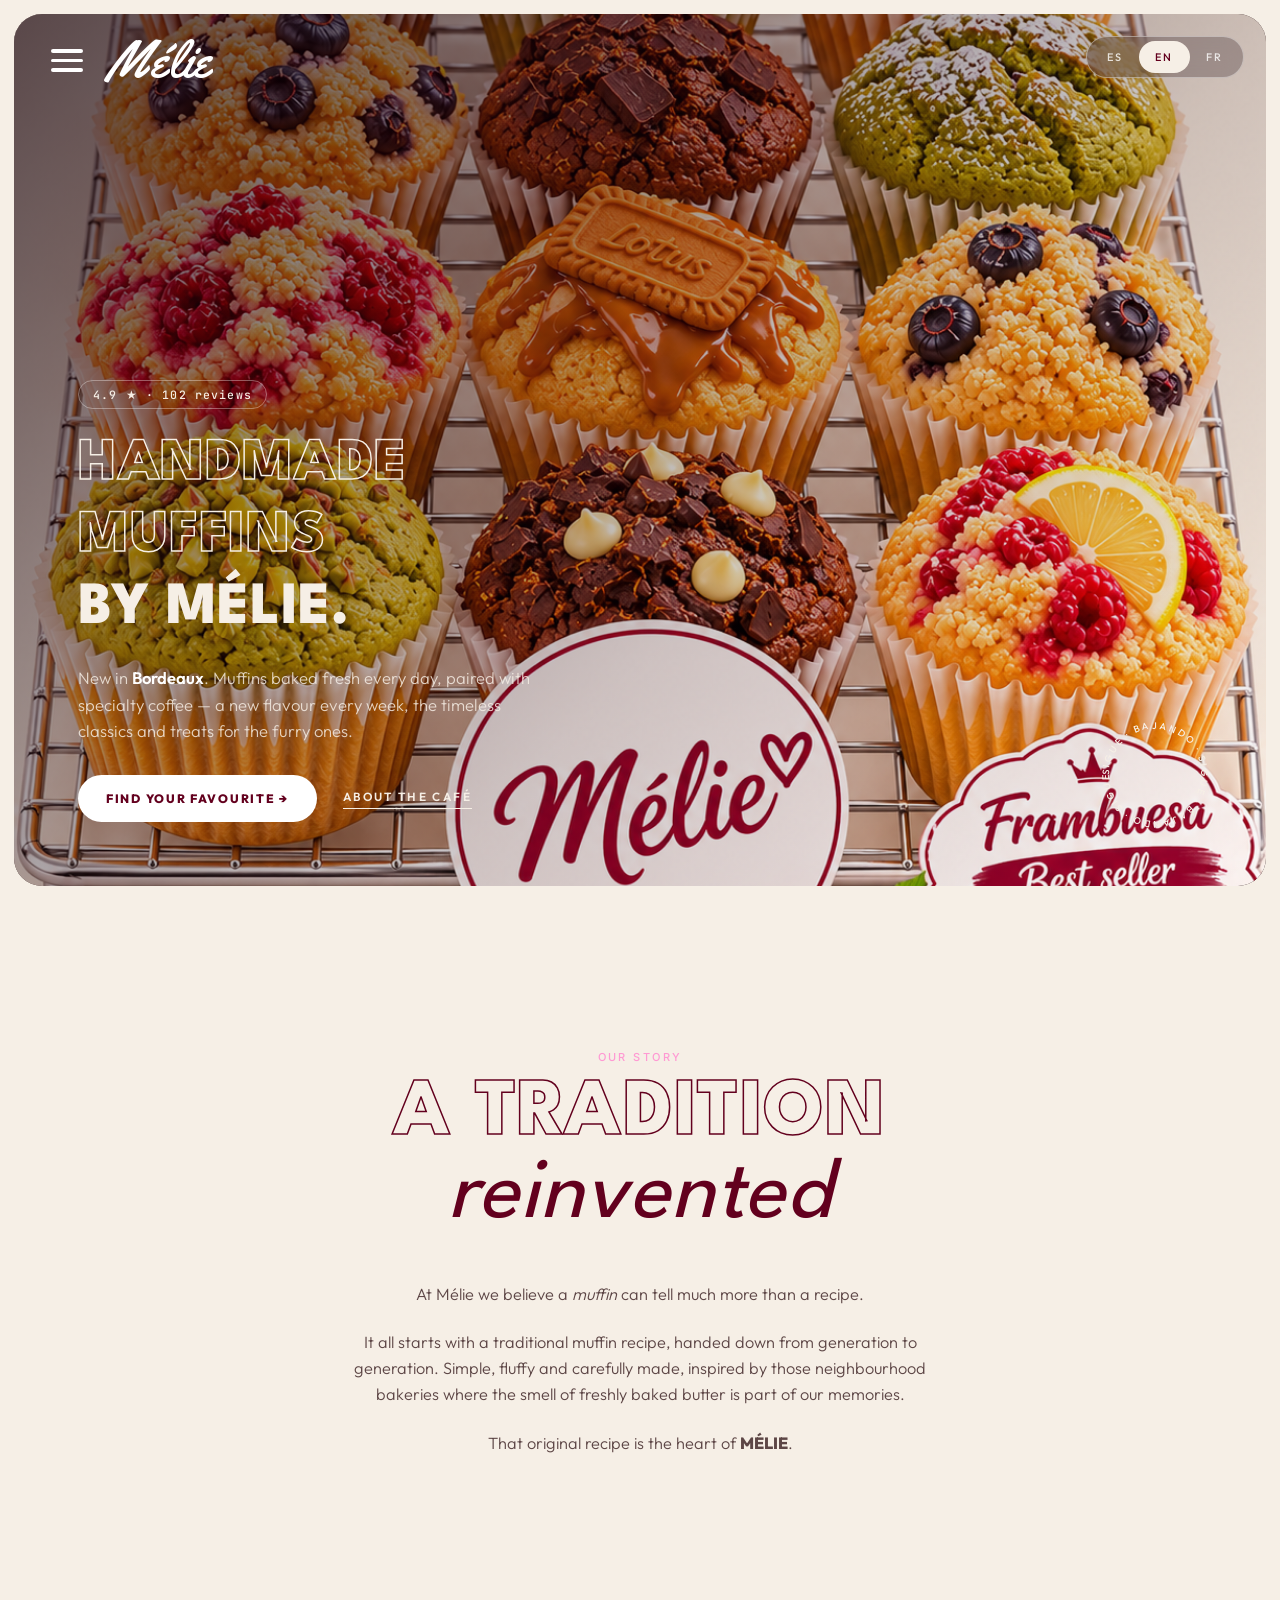
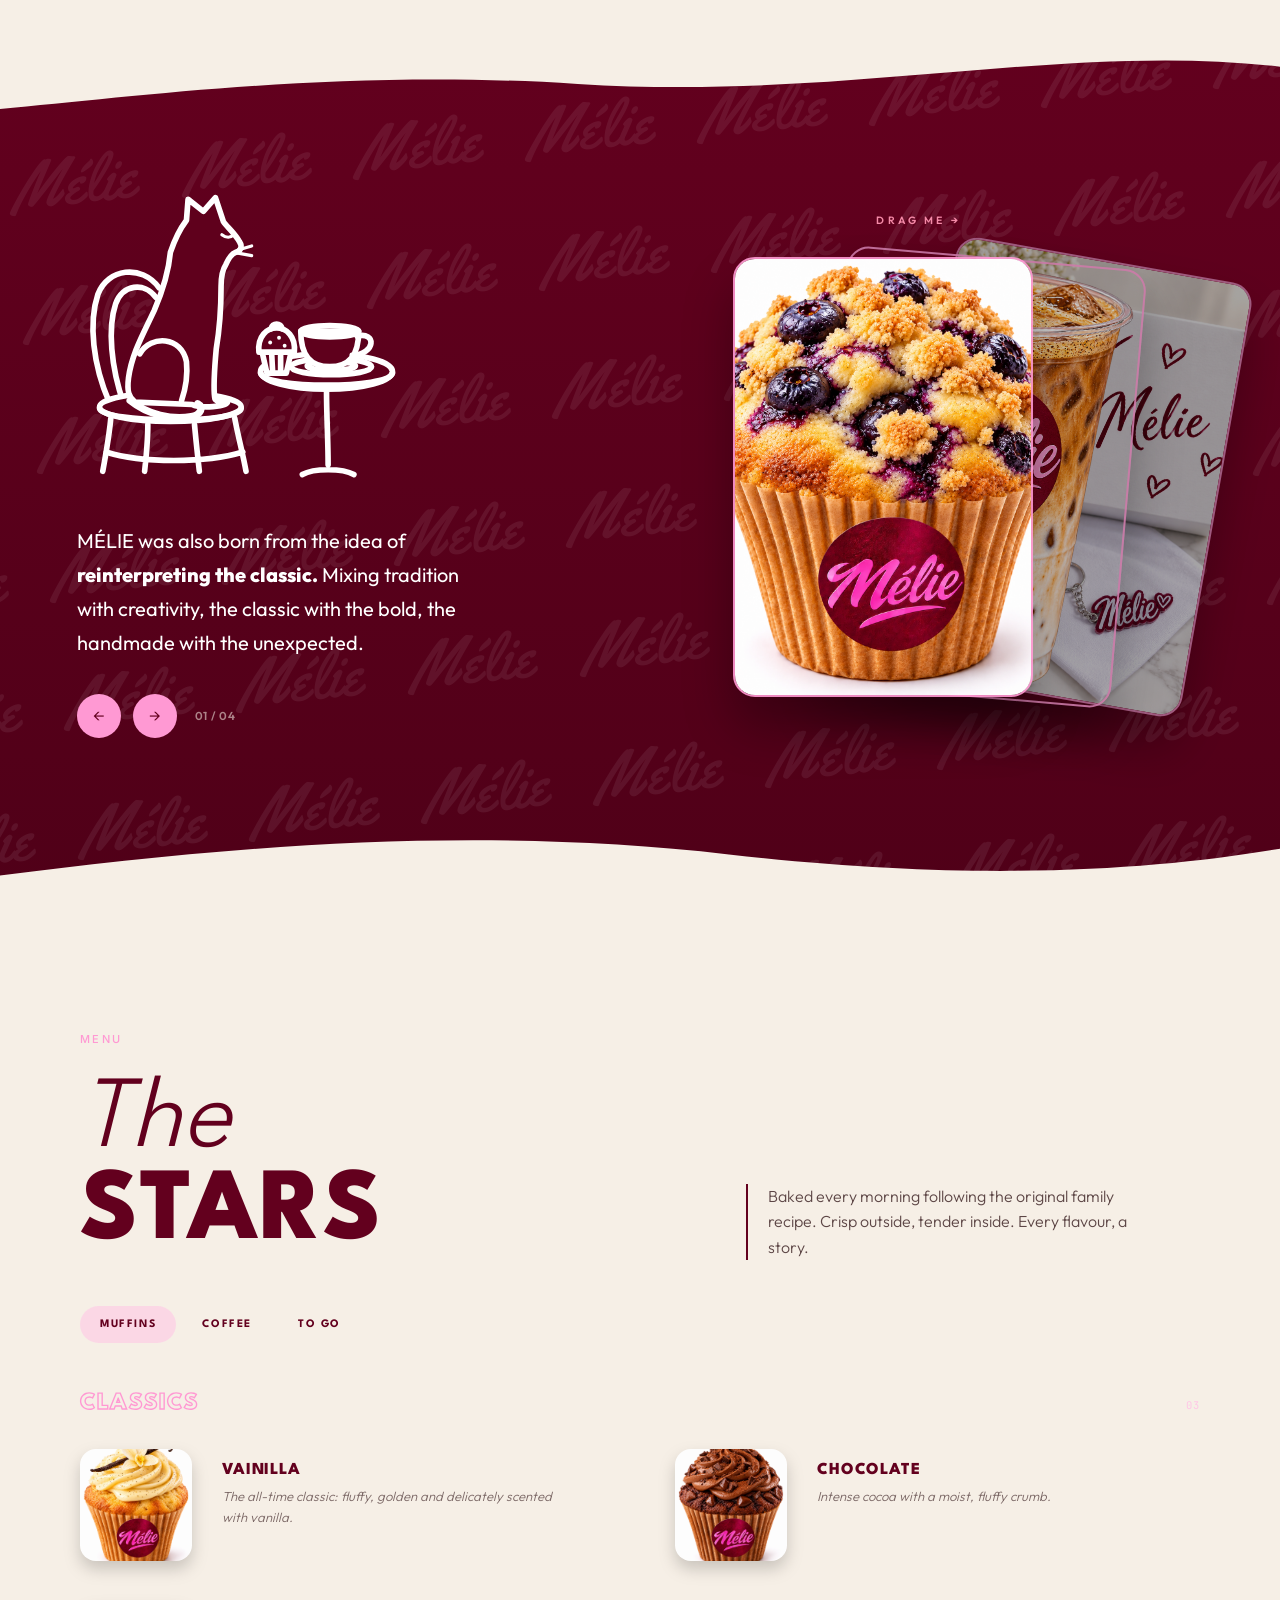
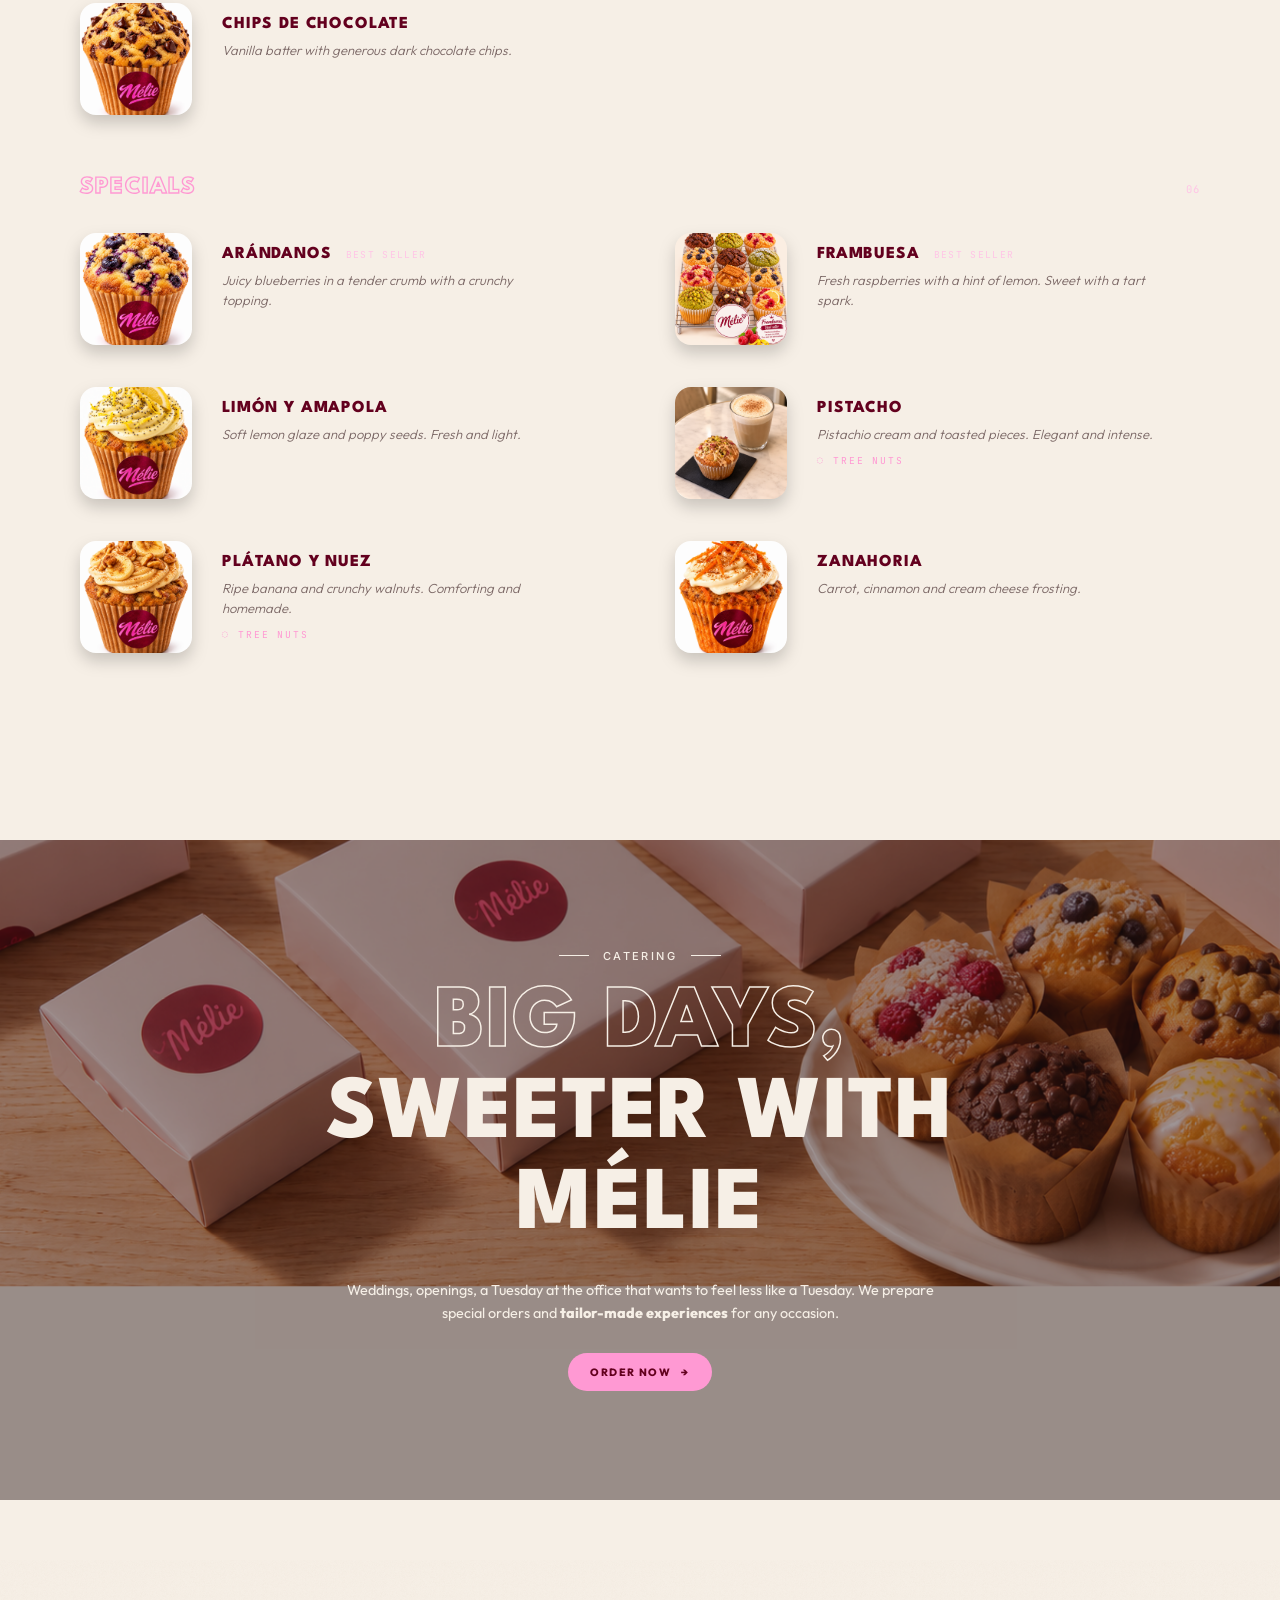
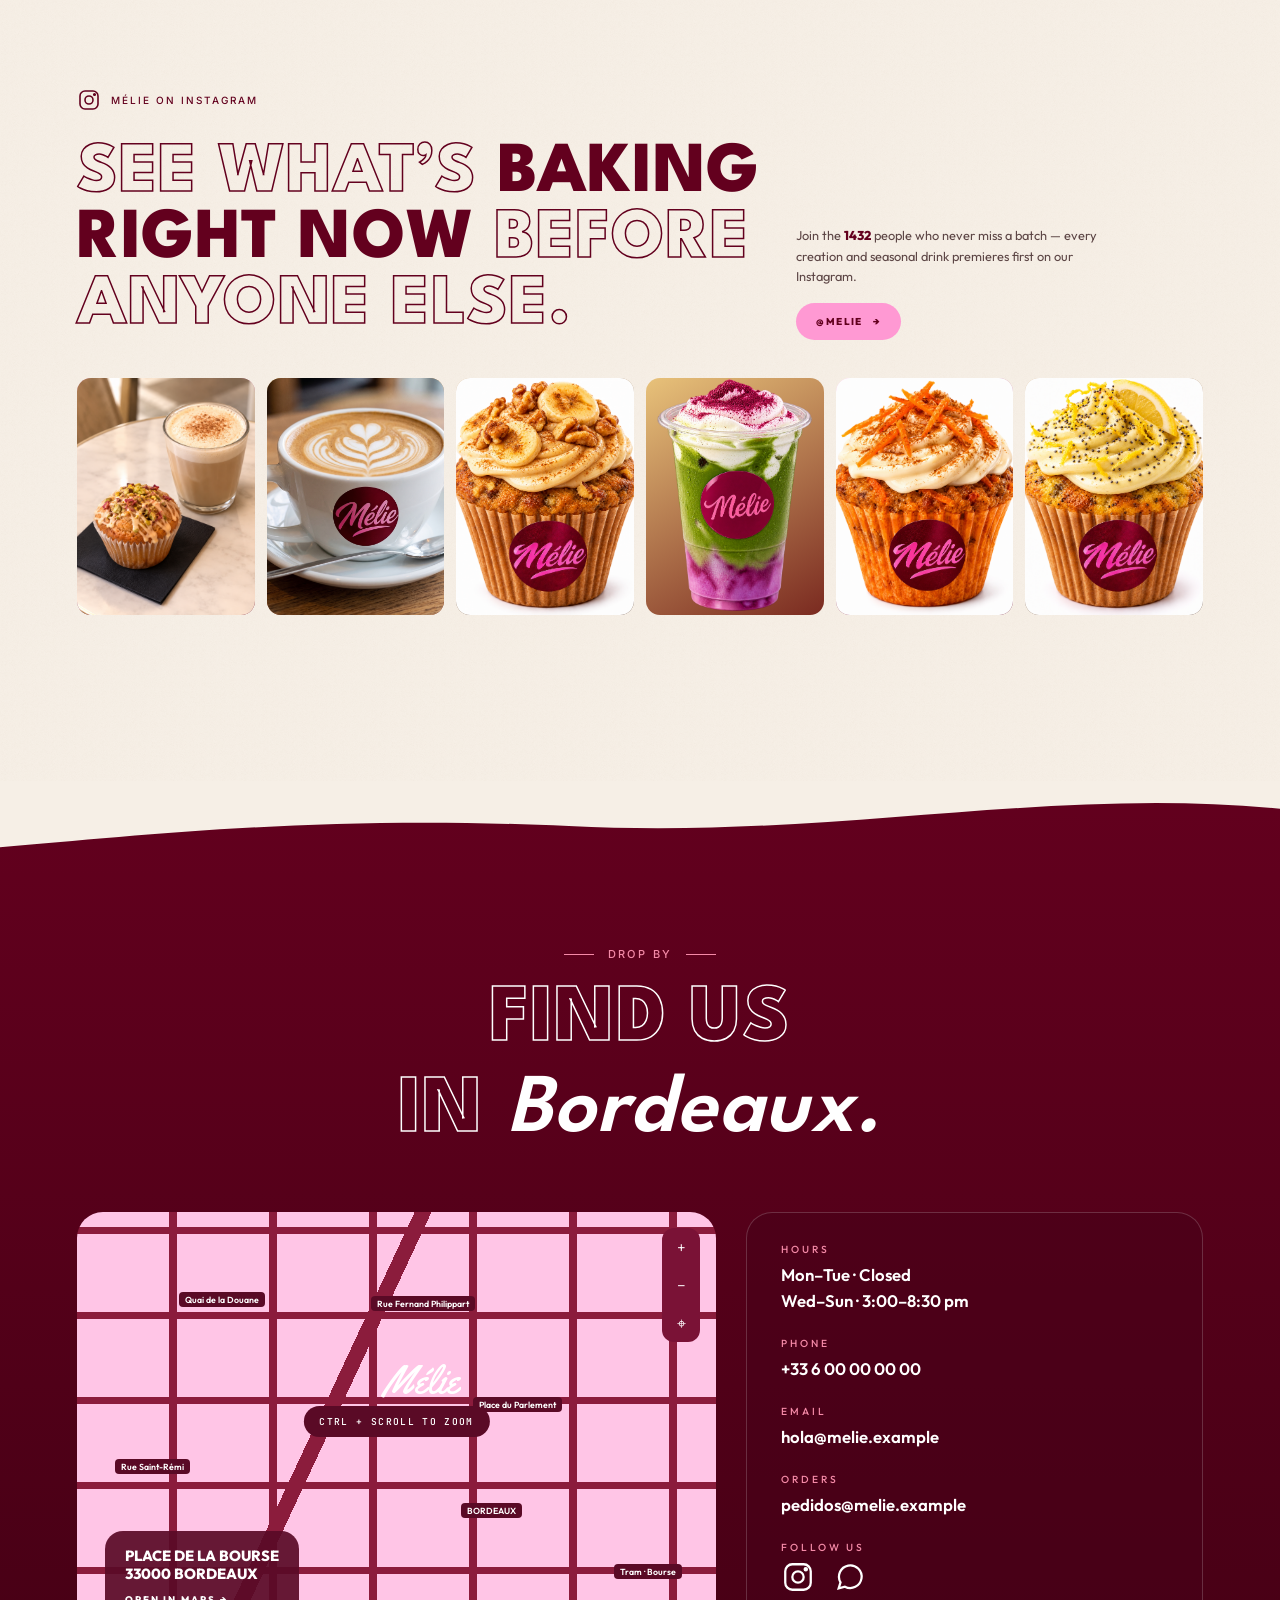
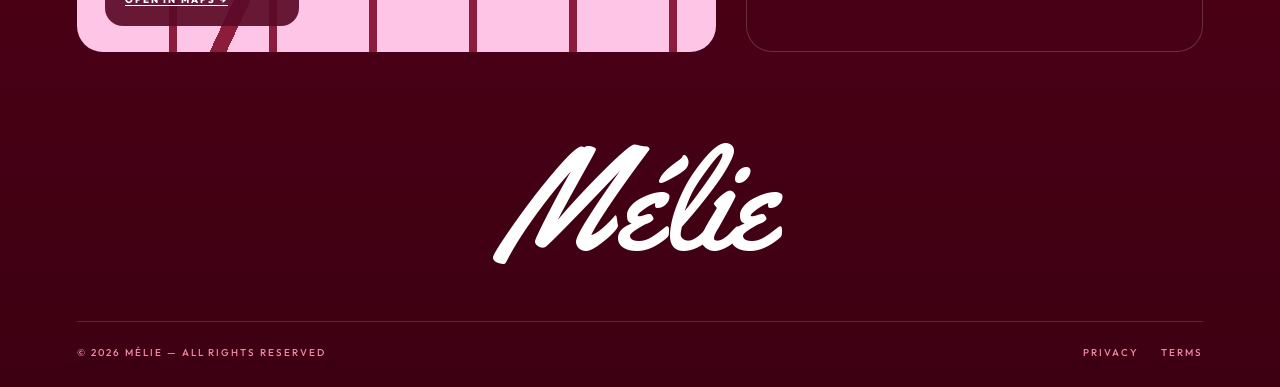
<file: melie.html>
<!DOCTYPE html>
<html lang="es">
<head>
<meta charset="utf-8">
<meta name="viewport" content="width=device-width, initial-scale=1, viewport-fit=cover">
<title>Mélie — Pastelería de Muffins Artesanales en Burdeos</title>
<link href="https://fonts.googleapis.com/css2?family=League+Spartan:wght@700;800&family=Outfit:wght@300;400;600;800&family=Inter:wght@500&family=JetBrains+Mono:wght@400;500&family=Yellowtail&display=swap" rel="stylesheet">
<style>
@font-face{font-family:'dazzle Fallback';src:local('Arial Bold'),local('Arial-BoldMT'),local('Liberation Sans Bold'),local(Arial);font-weight:700;ascent-override:75.41%;descent-override:9.16%;line-gap-override:4.93%;size-adjust:141.88%}
:root{--paper:#f6efe6;--bur:#63001e;--burdk:#3d0012;--burlt:#8b1c3c;--ink:#2a0d10;--pk:#ff99d3;--pkl:#ffc5e6;--mauve:color-mix(in srgb,#2a0d10 75%,transparent);--tint:color-mix(in srgb,#ffc5e6 55%,transparent);--cream:#f6efe6;color-scheme:light;
--f:'Outfit','Arial Black',system-ui,sans-serif;--d:'League Spartan','dazzle Fallback',Arial,'Liberation Sans',Helvetica,sans-serif;--m:'JetBrains Mono',ui-monospace,monospace;
box-sizing:border-box;padding-top:env(safe-area-inset-top,0px);padding-bottom:env(safe-area-inset-bottom,0px)}
*{box-sizing:border-box;margin:0;padding:0}
html{scroll-behavior:smooth;scrollbar-width:thin;scrollbar-color:#63001e #f6efe6;background:#f6efe6}::-webkit-scrollbar{width:6px}::-webkit-scrollbar-track{background:#f6efe6}::-webkit-scrollbar-button{display:none;width:0;height:0}::-webkit-scrollbar-thumb{background:#63001e;border-radius:3px}
body{background:var(--paper);color:var(--bur);font-family:var(--f);font-weight:300;line-height:1.6;-webkit-font-smoothing:antialiased;overflow-x:hidden}
a{color:inherit;text-decoration:none}button{font:inherit;color:inherit;cursor:pointer;background:none;border:0}
h1,h2,h3,h4{font-family:var(--d);font-weight:800;text-transform:uppercase;letter-spacing:.01em;line-height:.9}
.out{-webkit-text-stroke:1.5px currentColor;-webkit-text-fill-color:transparent}
h1 .out,h2 .out{display:inline}
em{font-style:italic;font-weight:300;text-transform:none}
.eb{font:500 11px 'Inter',system-ui,sans-serif;letter-spacing:.22em;text-transform:uppercase;color:var(--pk)}
.eb.l{display:flex;gap:14px;align-items:center;justify-content:center}.eb.l:before,.eb.l:after{content:"";width:30px;height:1px;background:currentColor}
.script{font-family:'Yellowtail',cursive;font-weight:400;text-transform:none}
/* nav */
.nav{position:fixed;top:env(safe-area-inset-top,0px);left:0;z-index:70;display:flex;align-items:center;gap:18px;padding:22px 24px;color:var(--bur);transition:color .3s}
@media(min-width:1024px){.nav{padding:34px 44px}}
.nav.lt{color:#fff}
.bg{width:46px;height:46px;display:grid;place-items:center}.bars{display:grid;gap:6px;width:32px}.bars i{display:block;height:3.5px;background:currentColor;border-radius:2px;transition:transform .3s,opacity .3s}.bg.x .bars i:nth-child(1){transform:translateY(9.5px) rotate(45deg)}.bg.x .bars i:nth-child(2){opacity:0}.bg.x .bars i:nth-child(3){transform:translateY(-9.5px) rotate(-45deg)}
.nav .script{font-size:3.3rem;line-height:1}
/* lang pill */
.pill{display:flex;padding:4px;border-radius:99px;border:1px solid rgba(255,255,255,.4);background:rgba(20,0,8,.25);backdrop-filter:blur(10px)}
.pill button{font:500 .68rem var(--f);letter-spacing:.2em;padding:9px 16px;border-radius:99px;color:rgba(255,255,255,.8)}
.pill button.on{background:var(--cream);color:var(--bur)}
/* hero */
.hero{background:var(--cream);padding:14px}
.card{position:relative;min-height:calc(100svh - 28px);border-radius:28px;overflow:hidden;color:var(--cream);display:flex;flex-direction:column;justify-content:flex-end;padding:clamp(24px,5vw,70px);
background:#1a0508}
.card:before{content:"";position:absolute;inset:0;z-index:1;background:linear-gradient(135deg,rgba(20,0,8,.7),rgba(20,0,8,.2) 60%,transparent)}
.card>*{position:relative;z-index:2}.card>.himg{position:absolute;inset:0;width:100%;height:100%;z-index:0}
.card .pill{position:absolute;top:22px;right:22px}
.rate{align-self:flex-start;font:500 .72rem var(--m);letter-spacing:.1em;border:1px solid rgba(255,255,255,.35);padding:6px 14px;border-radius:99px;margin-bottom:20px}
.hero h1{font-size:clamp(2.25rem,5vw,3.75rem);line-height:1.2;max-width:14ch}
.lead{margin:20px 0 30px;max-width:30rem;color:rgba(246,239,230,.82);font-size:1.04rem}.lead b{color:#fff;font-weight:600}
.cta{display:flex;gap:26px;align-items:center;flex-wrap:wrap}
.btn{display:inline-flex;gap:10px;align-items:center;background:#fff;color:var(--bur);font:800 .76rem var(--f);letter-spacing:.14em;text-transform:uppercase;padding:16px 28px;border-radius:99px}
.lnk{font:600 .74rem var(--f);letter-spacing:.2em;text-transform:uppercase;border-bottom:1px solid currentColor;padding-bottom:4px}
.badge{position:absolute;right:clamp(18px,4vw,70px);bottom:clamp(18px,4vw,70px);width:120px;height:120px}
.badge svg{width:100%;height:100%;animation:sp 18s linear infinite}.badge text{font:500 9.5px var(--f);letter-spacing:.24em;fill:var(--cream)}
@keyframes sp{to{transform:rotate(360deg)}}
@media(max-width:700px){.badge{width:88px;height:88px;bottom:auto;top:90px}}
/* story */
section{position:relative;overflow:hidden}
.story{padding:clamp(90px,12vw,150px) 6vw clamp(130px,14vw,200px);text-align:center}
.story h2{font-size:clamp(2.4rem,6.4vw,5.6rem);margin-top:14px}
.story h2 em{display:block;font-size:1.05em;font-weight:400;color:var(--bur);margin-top:6px}
.story .tx{max-width:56ch;margin:46px auto 0;color:var(--mauve);font-size:1.02rem}.story .tx p+p{margin-top:22px}.story b{font-weight:800}
/* waves */
.wv{position:absolute;left:0;right:0;line-height:0;pointer-events:none;z-index:1}.wv svg{display:block;width:100%;height:clamp(36px,6vw,84px)}.wv.t{top:-1px}.wv.b{bottom:-1px}.wv path{fill:var(--paper)}
/* historia */
.gal{background:linear-gradient(#63001e,#500018);color:#fff;padding:clamp(120px,12vw,170px) 6vw}
.wm{position:absolute;inset:0;display:flex;flex-wrap:wrap;gap:34px 40px;align-content:flex-start;font:3.4rem 'Yellowtail',cursive;opacity:.07;overflow:hidden;transform:rotate(-6deg) scale(1.2);user-select:none}
.gi{position:relative;display:grid;gap:40px;grid-template-columns:1fr;align-items:center;max-width:1200px;margin:auto}
@media(min-width:900px){.gi{grid-template-columns:1fr 1.1fr}}
.gt svg.kitty{width:min(330px,76vw);height:auto;margin-bottom:30px;overflow:visible}
.kitty .body{transform-origin:190px 306px;animation:br 3.6s ease-in-out infinite}.kitty .tail{transform-origin:186px 304px;animation:tl 2.6s ease-in-out infinite}@keyframes br{0%,100%{transform:scaleY(1)}50%{transform:scaleY(1.012)}}
.kitty .eye{transform-box:fill-box;transform-origin:center;animation:bl 5s infinite}
.kitty .st{opacity:0;animation:stm 2.4s ease-in-out infinite}.kitty .s2{animation-delay:.8s}.kitty .s3{animation-delay:1.6s}
@keyframes nod{0%,100%{transform:rotate(-1.5deg)}50%{transform:rotate(3deg) translateY(1px)}}
@keyframes tl{0%,100%{transform:rotate(-3deg)}50%{transform:rotate(6deg)}}
@keyframes bl{0%,92%,100%{transform:scaleY(1)}95%{transform:scaleY(.1)}}
@keyframes stm{0%{transform:translateY(8px);opacity:0}35%{opacity:.95}100%{transform:translateY(-12px);opacity:0}}
@media (prefers-reduced-motion:reduce){.kitty *{animation:none!important}.kitty .st{opacity:.8}}
.gt p{font-size:clamp(1.05rem,1.8vw,1.25rem);font-weight:400;line-height:1.7;max-width:26rem;min-height:7.5em}.gt b{font-weight:800}
.ctl{display:flex;align-items:center;gap:12px;margin-top:20px}.ctl button{width:44px;height:44px;border-radius:50%;background:#ff99d3;color:var(--bur);font-size:1.1rem}.ctl span{color:rgba(246,239,230,.55);font:600 .72rem var(--f);margin-left:6px;letter-spacing:.06em}
.gr{position:relative;height:min(62vh,500px);min-height:380px}
.dr{position:absolute;top:0;left:50%;transform:translateX(-50%);font:600 .66rem var(--f);letter-spacing:.3em;text-transform:uppercase;color:#f58aa8}
.pc{position:absolute;top:44px;left:50%;width:min(300px,64vw);height:calc(100% - 60px);border-radius:22px;border:2px solid rgba(255,153,211,.9);display:flex;align-items:flex-end;padding:16px;font:500 .72rem var(--m);letter-spacing:.12em;text-transform:uppercase;color:rgba(255,255,255,.85);box-shadow:0 30px 50px rgba(0,0,0,.3);transition:all .5s cubic-bezier(.2,.7,.3,1)}
.pc.p0{transform:translateX(-62%) rotate(0);z-index:3}.pc.p1{transform:translateX(-30%) rotate(5deg);z-index:2;filter:brightness(.8)}.pc.p2{transform:translateX(0) rotate(10deg);z-index:1;filter:brightness(.65)}
/* menu */
.menu{padding:clamp(100px,11vw,150px) 6vw clamp(70px,9vw,120px)}.mi{max-width:1120px;margin:auto}
.mh{display:grid;gap:30px;grid-template-columns:1fr;align-items:end;margin-top:30px}
@media(min-width:900px){.mh{grid-template-columns:1.4fr 1fr}}
.mh h2{font-size:clamp(3rem,8vw,7rem);line-height:.9}.mh h2 em{display:block;font-weight:300}
.mh p{border-left:2px solid var(--bur);padding-left:20px;color:var(--mauve);max-width:24rem}
.tabs{display:flex;gap:6px;margin:46px 0 10px;flex-wrap:wrap}.tabs button{font:700 .72rem var(--d);letter-spacing:.14em;text-transform:uppercase;padding:13px 20px;border-radius:99px;color:var(--bur)}.tabs button.on{background:var(--tint)}
.grp{margin-top:50px}.grp h3{display:flex;justify-content:space-between;align-items:baseline;font-size:clamp(1.1rem,2.2vw,1.5rem);letter-spacing:.05em;color:var(--pk)}.grp h3 .out{-webkit-text-stroke:1.4px var(--pk)}.grp h3 small{font:400 .66rem var(--m);color:var(--pkl)}
.grp ul{list-style:none;display:grid;grid-template-columns:repeat(auto-fill,minmax(min(100%,420px),1fr));gap:18px 70px;margin-top:22px}
.grp li{display:flex;gap:30px;align-items:flex-start;padding:12px 0}
.sh{flex:0 0 112px;width:112px;height:112px;filter:drop-shadow(0 8px 8px rgba(0,0,0,.18))}
.sh.up{transform:none}.cols2{display:grid;grid-template-columns:repeat(auto-fit,minmax(min(100%,380px),1fr));gap:0 70px;align-items:start}.cols2 .grp ul{grid-template-columns:1fr}.grp h4{font-size:1.05rem;letter-spacing:.05em;margin-top:14px;color:var(--bur)}
.grp p{font-style:italic;font-size:.82rem;line-height:1.55;color:var(--mauve);opacity:.8;margin-top:8px;max-width:21rem}
.tg{font:400 .6rem var(--m);letter-spacing:.14em;text-transform:uppercase;color:var(--pkl);margin-left:14px;font-weight:400}
.nut{display:inline-block;margin-top:10px;font:400 .6rem var(--m);letter-spacing:.2em;text-transform:uppercase;color:var(--pk)}
/* catering */
.cat{background:var(--paper);padding:clamp(30px,5vw,60px) 0}
.cb{position:relative;overflow:hidden;min-height:min(80vh,660px);display:flex;flex-direction:column;align-items:center;justify-content:center;text-align:center;color:var(--cream);padding:90px 6vw}
.cb .bn{position:absolute;left:0;right:0;top:-8%;height:116%;will-change:transform}
.cb .bn svg{width:100%;height:100%;display:block}
.cb:after{content:"";position:absolute;inset:0;background:rgba(40,20,22,.45)}
.cb>*:not(.bn){position:relative;z-index:2}
.cat h2{font-size:clamp(2.25rem,7vw,6rem);line-height:1.02;margin:16px auto 0;max-width:12ch}.cat h2 .out{-webkit-text-stroke-color:var(--cream)}
.cat p{max-width:38rem;margin:26px auto 28px;font-weight:400;font-size:.9rem;color:var(--cream)}.cat p b{font-weight:800}
.cat .btn{background:#ff99d3;color:#63001e;padding:12px 22px;font-size:.66rem;margin:0 auto}
/* instagram */
.ig{background:var(--paper);padding:clamp(80px,10vw,128px) 6vw clamp(120px,13vw,190px);position:relative}
.ig:before{content:"";position:absolute;inset:0;opacity:.3;mix-blend-mode:multiply;pointer-events:none;background-image:url("data:image/svg+xml,%3Csvg xmlns='http://www.w3.org/2000/svg' width='240' height='240'%3E%3Cfilter id='n'%3E%3CfeTurbulence baseFrequency='.9' numOctaves='2' stitchTiles='stitch'/%3E%3CfeColorMatrix values='0 0 0 0 .38  0 0 0 0 .22  0 0 0 0 .12  0 0 0 .14 0'/%3E%3C/filter%3E%3Crect width='100%25' height='100%25' filter='url(%23n)'/%3E%3C/svg%3E")}
.ii{position:relative;max-width:1280px;margin:auto}
.ig .eb{display:flex;gap:10px;align-items:center;color:var(--bur);font-size:10px;letter-spacing:.2em}
.igh{display:grid;gap:28px;grid-template-columns:1fr;align-items:end;margin-top:30px}@media(min-width:900px){.igh{grid-template-columns:1.7fr 1fr}}
.igh h2{font-size:clamp(2.4rem,5.6vw,5.2rem);line-height:.92}
.igh p{color:var(--mauve);font-size:.8rem;max-width:21rem;font-weight:400}.igh p b{font-weight:800;color:var(--bur)}
.igh .btn{background:#ff99d3;color:#63001e;padding:12px 20px;font-size:.62rem;margin-top:16px}
.igs{display:grid;grid-auto-flow:column;grid-auto-columns:minmax(150px,1fr);gap:12px;overflow-x:auto;margin-top:38px;scrollbar-width:none}.igs::-webkit-scrollbar{display:none}.igs div{position:relative;overflow:hidden}.igs div svg{position:absolute;left:50%;top:46%;width:66%;height:auto;transform:translate(-50%,-50%);filter:drop-shadow(0 10px 12px rgba(0,0,0,.25))}
.igs div{aspect-ratio:3/4;border-radius:14px;background:linear-gradient(150deg,#ffc5e6,#63001e);display:flex;align-items:flex-end;padding:12px;font:400 .62rem var(--m);color:#fff}
.igs div:nth-child(2n){background:linear-gradient(150deg,#e8c27a,#7a2a20)}.igs div:nth-child(3n){background:linear-gradient(150deg,#d9b88f,#4a2a1a)}
.igs div svg.sc{left:0;top:0;width:100%;height:100%;transform:none;filter:none}.pc{padding:0;overflow:hidden}.pc svg{position:absolute;inset:0;width:100%;height:100%}
.ph{overflow:hidden}.ph svg{position:absolute;inset:0;width:100%;height:100%}
/* contact */
.ct{background:linear-gradient(#63001e,#3d0012);color:#fff;padding:clamp(130px,13vw,190px) 6vw 0}
.ct h2{font-size:clamp(2.4rem,6.4vw,5.4rem);text-align:center;margin-top:16px;line-height:1.08}.ct h2 .out{-webkit-text-stroke-color:#fff}.ct h2 em{font-weight:600;font-size:1.02em}
.cg{display:grid;gap:30px;grid-template-columns:1fr;max-width:1200px;margin:56px auto 0}@media(min-width:900px){.cg{grid-template-columns:1.4fr 1fr}}
.map{position:relative;min-height:440px;border-radius:26px;overflow:hidden;background:
repeating-linear-gradient(90deg,transparent 0 92px,#8b1c3c 92px 100px),repeating-linear-gradient(0deg,transparent 0 78px,#8b1c3c 78px 85px),linear-gradient(115deg,transparent 40%,#8b1c3c 40% 42%,transparent 42%),#ffc5e6}
.map i{position:absolute;font:normal 600 .55rem var(--f);background:#5a0a26;color:#fff;border-radius:4px;padding:2px 6px;white-space:nowrap}
.map .zm{position:absolute;top:16px;right:16px;display:grid;background:#7a1236;border-radius:12px;overflow:hidden}.zm span{width:38px;height:38px;display:grid;place-items:center;color:#fff}
.map .hold{position:absolute;left:50%;top:44%;transform:translateX(-50%);background:#5a0a26;color:#fff;font:500 .6rem var(--m);letter-spacing:.14em;text-transform:uppercase;padding:9px 16px;border-radius:99px}
.map .mk{position:absolute;left:48%;top:34%;font-size:2.4rem;color:#fff;line-height:1}
.map .ad{position:absolute;left:28px;bottom:26px;max-width:270px;background:rgba(90,10,38,.92);border-radius:18px;padding:16px 20px}
.ad b{display:block;font-weight:800;font-size:.92rem;text-transform:uppercase;line-height:1.2}.ad a{display:inline-block;margin-top:10px;font:800 .6rem var(--f);letter-spacing:.2em;text-transform:uppercase;border-bottom:1px solid #fff}
.info{background:rgba(70,0,25,.5);border:1px solid rgba(255,255,255,.18);border-radius:26px;padding:30px 34px}
.info dt{font:500 .64rem var(--f);letter-spacing:.28em;text-transform:uppercase;color:#f58aa8;margin-top:24px}.info dt:first-child{margin-top:0}
.info dd{font-weight:600;font-size:1.05rem;margin-top:6px;line-height:1.5}.soc{display:flex;gap:18px;margin-top:10px}.soc svg{width:34px;height:34px}
.bigl{text-align:center;font-size:clamp(5rem,13vw,9rem);line-height:1.1;margin:70px 0 40px}
.ft{max-width:1360px;margin:auto;border-top:1px solid rgba(255,255,255,.15);padding:24px 0 28px;display:flex;justify-content:space-between;flex-wrap:wrap;gap:10px;font:500 .62rem var(--f);letter-spacing:.2em;text-transform:uppercase;color:#f58aa8}.ft nav{display:flex;gap:22px}
/* overlay */
#ov{position:fixed;inset:0;z-index:65;background:linear-gradient(rgba(99,0,30,.95),rgba(61,0,18,.95));backdrop-filter:blur(3px);color:#f6efe6;display:flex;flex-direction:column;overflow:auto;visibility:hidden;clip-path:polygon(0 0,100% 0,100% 0,0 0);transition:clip-path .7s cubic-bezier(.2,.7,.3,1),visibility 0s .7s}#ov.open{visibility:visible;clip-path:polygon(0 0,100% 0,100% 175%,0 100%);transition:clip-path .7s cubic-bezier(.2,.7,.3,1),visibility 0s}#ov .in{display:flex;flex-direction:column;flex:1;transform-origin:bottom left;opacity:.25;transform:translate(-96px,-96px) scale(1.5) rotate(-15deg);transition:all .7s cubic-bezier(.2,.7,.3,1);pointer-events:none}#ov.open .in{opacity:1;transform:none;pointer-events:auto}
.ovb{flex:1;display:grid;gap:50px;grid-template-columns:1fr;align-items:center;max-width:1000px;width:100%;margin:auto;padding:130px 7vw 40px}
@media(min-width:900px){.ovb{grid-template-columns:.8fr 1.2fr}}
.ph{position:relative;aspect-ratio:3/4;max-height:520px;border-radius:26px;background:linear-gradient(160deg,#c9506a,#5a0a26);display:flex;align-items:flex-end;padding:20px;font:500 .64rem var(--f);letter-spacing:.22em;text-transform:uppercase}
@media(max-width:899px){.ph{display:none}}
.ovb ul{list-style:none;margin:30px 0 56px}.ovb li a{display:block;font:800 clamp(2.25rem,7vw,4.5rem)/.98 var(--d);text-transform:uppercase;transition:color .3s}.ovb li a:hover{color:#f5c6d0}
.ovc{display:flex;gap:44px;flex-wrap:wrap;font-weight:600;font-size:.95rem}.ovc small{display:block;font:500 .62rem var(--f);letter-spacing:.28em;text-transform:uppercase;color:#f58aa8;margin-bottom:14px}.ovc p{margin-bottom:6px}
.ovf{display:flex;justify-content:space-between;padding:22px 32px;border-top:1px solid rgba(255,255,255,.18);font:500 .62rem var(--f);letter-spacing:.2em;text-transform:uppercase;color:#f5c6d0}
#ov .pill{position:absolute;top:26px;right:30px}

/* images perso */
.card>img.himg{object-fit:cover;object-position:right center}
.pc img,.igs div img{position:absolute;inset:0;width:100%;height:100%;object-fit:cover;display:block}
.cb .bn img{width:100%;height:100%;object-fit:cover;display:block}
img.sh{object-fit:cover;border-radius:16px}
</style>
</head>
<body>
<svg width="0" height="0" style="position:absolute"><filter id="bq"><feGaussianBlur stdDeviation="6"/></filter><symbol id="sh" viewBox="0 0 100 100"><path d="M24 56h52l-7 38H31z" fill="#ead8b8"/><path d="M33 58l3 34M44 58l1.5 34M56 58l-1.5 34M67 58l-3 34" stroke="rgba(120,80,40,.35)" stroke-width="2" fill="none"/><path d="M10 54C8 28 26 10 50 10s42 18 40 44c0 7-12 9-40 9S10 61 10 54z" fill="currentColor"/><path d="M18 40C20 26 32 16 46 14" stroke="#fff" stroke-opacity=".28" stroke-width="4" stroke-linecap="round" fill="none"/><g style="fill:var(--tp,rgba(0,0,0,.22))"><circle cx="34" cy="30" r="4.2"/><circle cx="52" cy="21" r="4"/><circle cx="68" cy="33" r="4.2"/><circle cx="44" cy="43" r="3.8"/><circle cx="62" cy="48" r="3.8"/><circle cx="27" cy="49" r="3.4"/><circle cx="78" cy="48" r="3.4"/></g><rect x="20" y="56" width="60" height="6" rx="3" fill="#dcc79f"/></symbol><symbol id="cp" viewBox="0 0 60 80"><path d="M12 22h36l-5 52H17z" fill="currentColor"/><rect x="9" y="14" width="42" height="9" rx="4" fill="#fff" opacity=".85"/><circle cx="30" cy="48" r="11" fill="#63001e"/></symbol><symbol id="cf" viewBox="0 0 80 60"><ellipse cx="40" cy="46" rx="36" ry="9" fill="currentColor" opacity=".7"/><path d="M14 20h46c0 20-8 30-23 30S14 40 14 20z" fill="currentColor"/><ellipse cx="37" cy="20" rx="23" ry="5" fill="#6b3a22"/><path d="M60 24c10 0 10 14-1 14" stroke="currentColor" stroke-width="4" fill="none"/></symbol></svg>

<div class="nav lt" id="nav"><button class="bg" id="bg" aria-label="Menu"><span class="bars"><i></i><i></i><i></i></span></button><a href="#top" class="script">Mélie</a></div>

<div id="ov"><div class="in">
  <div class="pill" data-lang><button data-l="es">ES</button><button data-l="en">EN</button><button data-l="fr">FR</button></div>
  <div class="ovb">
    <div class="ph"><span data-i="cap" style="position:relative;z-index:2"></span></div>
    <div><div class="eb" style="display:flex;gap:14px;align-items:center"><span style="width:28px;height:1px;background:currentColor"></span><span data-i="nav"></span></div>
      <ul><li><a href="#menu" data-i="m1"></a></li><li><a href="#catering" data-i="m2"></a></li><li><a href="#contacto" data-i="m3"></a></li></ul>
      <div class="ovc">
        <div><small data-i="contact"></small><p>Instagram</p><p>WhatsApp</p><p>Email</p></div>
        <div><small data-i="find"></small><p>Place de la Bourse<br>33000 Bordeaux</p><p>+33 6 00 00 00 00</p><small style="margin-top:22px" data-i="hrs"></small><p data-i="hours2"></p></div>
      </div></div>
  </div>
  <div class="ovf"><span id="clk"></span><span data-i="made"></span></div>
</div></div>

<div class="hero" id="top" data-nav="lt"><div class="card">
  <img class="himg" src="img/Assortiment%20de%20muffins%20M%C3%A9lie%20aux%20fruits%20rouges.png" alt="Muffins artisanaux Mélie">
  <div class="pill" data-lang><button data-l="es">ES</button><button data-l="en">EN</button><button data-l="fr">FR</button></div>
  <span class="rate" data-i="rate"></span>
  <h1><span class="out" data-i="h1a"></span><br><span data-i="h1b"></span></h1>
  <p class="lead" data-i="lead"></p>
  <div class="cta"><a class="btn" href="#menu" data-i="cta1"></a><a class="lnk" href="#story" data-i="cta2"></a></div>
  <a class="badge" href="#story" aria-label="scroll"><svg viewBox="0 0 120 120"><defs><path id="c" d="M60 60m-46 0a46 46 0 1 1 92 0a46 46 0 1 1 -92 0"/></defs><text><textPath href="#c">SIGUE · BAJANDO · SIGUE · BAJANDO · SIGUE · BAJANDO ·</textPath></text></svg></a>
</div></div>

<section class="story" id="story" data-nav="dk">
  <div class="eb" data-i="s_eye"></div>
  <h2><span class="out" data-i="s_h1"></span><em data-i="s_h2"></em></h2>
  <div class="tx"><p data-i="s_p1"></p><p data-i="s_p2"></p><p data-i="s_p3"></p></div>
</section>

<section class="gal" id="historia" data-nav="lt">
  <div class="wv t"><svg viewBox="0 0 1440 80" preserveAspectRatio="none"><path d="M0 0H1440V34C1200 8 950 70 650 52C380 36 150 66 0 78Z"/></svg></div>
  <div class="wm" id="wm"></div>
  <div class="gi">
    <div class="gt">
      <svg class="kitty" viewBox="120 40 410 370" aria-hidden="true"><g fill="none" stroke="#fff" stroke-width="7" stroke-linecap="round" stroke-linejoin="round">
<path d="M160 306C140 260 134 208 146 172C158 140 200 134 222 164"/>
<path d="M178 308C162 262 158 214 168 184C176 160 204 156 218 176"/>
<path d="M162 326C160 348 156 370 152 392M208 334C208 356 206 374 204 392M266 334C268 356 270 374 272 392M316 326C320 348 326 370 330 392M156 368C200 382 280 382 326 368"/>
<ellipse fill="#5f001c" cx="236" cy="312" rx="88" ry="18"/><path d="M148 314C150 332 322 334 324 314"/>
<g class="body"><path fill="#5f001c" d="M236 120C242 102 250 88 256 80L258 54L277 69L292 52L302 82C306 88 316 96 322 107C326 113 323 119 317 120C312 122 308 128 305 135C301 141 299 150 299 162C299 192 297 216 293 240C291 262 289 284 291 300C291 306 301 306 307 306C307 312 273 314 263 309L192 306C184 300 182 292 184 276C188 246 202 222 216 192C228 164 234 142 236 120Z"/>
<path d="M198 246C212 222 250 224 256 256C258 276 254 292 250 304"/>
<path d="M300 98C305 102 311 102 315 98M320 117L337 112M320 121L337 124" stroke-width="4"/></g>
<g class="tail"><path stroke-width="9" d="M186 304C208 322 238 328 262 324C274 322 278 312 270 308"/></g>
<ellipse fill="#5f001c" cx="430" cy="268" rx="82" ry="22"/><path d="M348 270C352 290 508 290 512 270M430 292C430 324 432 352 432 384M400 396C414 388 450 388 464 396"/>
<g class="muf"><path fill="#5f001c" d="M350 244L356 270H380L386 244ZM346 244C344 224 356 214 368 214C380 214 392 224 390 244Z"/><path d="M362 248L363 267M373 248L373 267M361 215C362 207 374 207 375 215"/><g fill="#fff" stroke="none"><circle cx="360" cy="232" r="2.4"/><circle cx="371" cy="226" r="2.4"/><circle cx="378" cy="236" r="2.4"/></g></g>
<ellipse fill="#5f001c" cx="436" cy="262" rx="50" ry="10"/><ellipse cx="436" cy="261" rx="30" ry="5.5"/>
<path fill="#5f001c" d="M398 218C398 248 410 262 434 262C458 262 470 248 470 218Z"/><path d="M468 224C492 218 492 246 462 248"/><ellipse cx="434" cy="218" rx="36" ry="7"/>
<g class="st s1"><path d="M414 200C404 186 424 176 414 162C406 152 418 144 414 134" stroke-width="5"/></g><g class="st s2"><path d="M436 200C426 186 446 176 436 162C428 152 440 144 436 134" stroke-width="5"/></g>
</g></svg>
      <p id="sl"></p>
      <div class="ctl"><button id="pv" aria-label="prev">←</button><button id="nx" aria-label="next">→</button><span id="cnt">01 / 04</span></div>
    </div>
    <div class="gr"><div class="dr"><span data-i="drag"></span> →</div><div class="pc p0" id="c0"></div><div class="pc p1" id="c1"></div><div class="pc p2" id="c2"></div></div>
  </div>
  <div class="wv b"><svg viewBox="0 0 1440 80" preserveAspectRatio="none"><path d="M0 62C240 34 520 8 820 40C1100 70 1300 56 1440 34V80H0Z"/></svg></div>
</section>

<section class="menu" id="menu" data-nav="dk"><div class="mi">
  <div class="eb" data-i="c_eye"></div>
  <div class="mh"><h2><em class="out" style="font-weight:800" hidden></em><em data-i="c_a" style="color:var(--bur)"></em><span data-i="c_b"></span></h2><p data-i="c_p"></p></div>
  <div class="tabs" id="tabs"></div>
  <div id="list"></div>
</div></section>

<section class="cat" id="catering"><div class="cb" data-nav="lt">
  <div class="bn" id="bn"><img src="img/Bo%C3%AEtes%20M%C3%A9lie%20et%20muffins%20gourmands.png" alt="Traiteur Mélie"></div>
  <div class="eb l" data-i="k_eye" style="color:#f6efe6"></div>
  <h2><span class="out" data-i="k_a"></span><br><span data-i="k_b"></span></h2>
  <p data-i="k_p"></p>
  <a class="btn" href="#contacto"><span data-i="k_cta"></span> →</a>
</div></section>

<section class="ig" id="instagram" data-nav="dk"><div class="ii">
  <div class="eb"><svg width="24" height="24" viewBox="0 0 24 24" fill="none" stroke="currentColor" stroke-width="1.6"><rect x="3" y="3" width="18" height="18" rx="5"/><circle cx="12" cy="12" r="4"/><circle cx="17.5" cy="6.5" r=".8" fill="currentColor"/></svg><span data-i="i_eye"></span></div>
  <div class="igh"><h2><span class="out" data-i="i_a"></span> <span data-i="i_b"></span> <span class="out" data-i="i_c"></span></h2>
  <div><p data-i="i_p"></p><a class="btn" href="https://www.instagram.com/uipact/" target="_blank" rel="noopener noreferrer"><span>@melie</span> →</a></div></div>
  <div class="igs"><div>IG 1</div><div>IG 2</div><div>IG 3</div><div>IG 4</div><div>IG 5</div><div>IG 6</div></div>
</div></section>

<section class="ct" id="contacto" data-nav="lt">
  <div class="wv t"><svg viewBox="0 0 1440 80" preserveAspectRatio="none"><path d="M0 0H1440V30C1180 6 940 62 640 48C360 36 160 58 0 70Z"/></svg></div>
  <div class="eb l" style="color:#f58aa8" data-i="v_eye"></div>
  <h2><span class="out" data-i="v_a"></span><br><span class="out" data-i="v_b"></span> <em data-i="v_c"></em></h2>
  <div class="cg">
    <div class="map"><i style="left:16%;top:18%">Quai de la Douane</i><i style="left:46%;top:19%">Rue Fernand Philippart</i><i style="left:62%;top:42%">Place du Parlement</i><i style="left:60%;top:66%">BORDEAUX</i><i style="left:6%;top:56%">Rue Saint-Rémi</i><i style="left:84%;top:80%">Tram · Bourse</i>
      <div class="zm"><span>+</span><span>−</span><span>⌖</span></div><span class="mk script">Mélie</span><span class="hold" data-i="hold"></span>
      <div class="ad"><b>Place de la Bourse<br>33000 Bordeaux</b><a href="#" data-i="v_map"></a></div></div>
    <div class="info"><dl>
      <dt data-i="d2"></dt><dd data-i="hours2"></dd>
      <dt data-i="d3"></dt><dd>+33 6 00 00 00 00</dd>
      <dt>Email</dt><dd>hola@melie.example</dd>
      <dt data-i="d4"></dt><dd>pedidos@melie.example</dd>
      <dt data-i="d5"></dt><dd class="soc"><svg viewBox="0 0 24 24" fill="none" stroke="#fff" stroke-width="1.6"><rect x="3" y="3" width="18" height="18" rx="5"/><circle cx="12" cy="12" r="4"/><circle cx="17.5" cy="6.5" r=".8" fill="#fff"/></svg><svg viewBox="0 0 24 24" fill="none" stroke="#fff" stroke-width="1.6"><path d="M4 20l1.3-4.2A8 8 0 1 1 8.4 18.8z"/></svg></dd></dl></div>
  </div>
  <div class="bigl script">Mélie</div>
  <div class="ft"><span data-i="copy"></span><nav><a href="#" data-i="priv"></a><a href="#" data-i="terms"></a></nav></div>
</section>

<script>
const T={
es:{nav:"Navegar",m1:"Carta",m2:"Catering",m3:"Visítanos",contact:"Contacto",find:"Encuéntranos",hrs:"Horario",hours2:"Lun–Mar · Cerrado<br>Mié–Dom · 15:00–20:30",cap:"Recién horneado cada mañana",clk:"Son las {t} en Burdeos",made:"Hecho en Burdeos",
rate:"4,9 ★ · 102 reseñas",h1a:"Muffins artesanales",h1b:"de Mélie.",lead:"Nuevo en <b>Burdeos</b>. Muffins horneados cada día, maridadas con cafés de especialidad — un sabor nuevo cada semana, los clásicos de siempre y caprichos para los peludos.",cta1:"Encuentra tu favorita →",cta2:"Sobre el café",
s_eye:"Nuestra historia",s_h1:"Una tradición",s_h2:"reinventada",s_p1:"En Mélie creemos que un <em>muffin</em> puede contar mucho más que una receta.",s_p2:"Todo empieza con una receta de muffin tradicional, transmitida de generación en generación. Una elaboración sencilla, esponjosa y cuidada, inspirada en esas pastelerías de barrio donde el olor a mantequilla recién horneada forma parte de los recuerdos.",s_p3:"Esa receta original es el corazón de <b>MÉLIE</b>.",
drag:"Arrástrame",
sl0:"MÉLIE también nace de la idea de <b>reinterpretar lo clásico.</b> De mezclar tradición con creatividad, lo clásico con lo atrevido, lo artesanal con lo inesperado.",sl1:"Por eso hemos transformado la receta tradicional en una colección de <b>más de 15 variedades</b> únicas que cambian, evolucionan y sorprenden constantemente.",sl2:"Las acompañamos con <b>cafés de especialidad,</b> matcha y ube lattes, y un pequeño capricho para los peludos.",sl3:"Porque MÉLIE <b>no es solo una cafetería.</b> Es un lugar donde la tradición se reinventa.",
c_eye:"Carta",c_a:"Las",c_b:"estrellas",c_p:"Horneadas cada mañana siguiendo la receta familiar original. Crujientes por fuera, tiernas por dentro. Cada sabor, una historia.",t1:"Muffins",t2:"Café",t3:"Para llevar",g1:"Clásicos",g2:"Especiales",g3:"Café de especialidad",g4:"Bebidas premium",g5:"Mélie Packs",bs:"Best seller",nut:"Frutos de cáscara",
k_eye:"Catering",k_a:"Días grandes,",k_b:"más dulces con Mélie",k_p:"Bodas, inauguraciones, un martes en la oficina que quiere parecer menos un martes. Preparamos pedidos especiales y <b>experiencias personalizadas</b> para cualquier ocasión.",k_cta:"Pedir ahora",
i_eye:"Mélie en Instagram",i_a:"Mira qué se",i_b:"está horneando",i_c:"antes que nadie.",i_p:"Únete a las <b>1432</b> personas que nunca se pierden una hornada — cada creación y bebida de temporada se estrena primero en nuestro Instagram.",
v_eye:"Pásate a vernos",v_a:"Encuéntranos",v_b:"en",v_c:"Burdeos.",hold:"Ctrl + scroll para zoom",v_map:"Abrir en mapas →",d2:"Horario",d3:"Teléfono",d4:"Pedidos",d5:"Síguenos",copy:"© 2026 Mélie — Todos los derechos reservados",priv:"Privacidad",terms:"Términos"},
en:{nav:"Browse",m1:"Menu",m2:"Catering",m3:"Visit us",contact:"Contact",find:"Find us",hrs:"Hours",hours2:"Mon–Tue · Closed<br>Wed–Sun · 3:00–8:30 pm",cap:"Freshly baked every morning",clk:"It’s {t} in Bordeaux",made:"Made in Bordeaux",
rate:"4.9 ★ · 102 reviews",h1a:"Handmade muffins",h1b:"by Mélie.",lead:"New in <b>Bordeaux</b>. Muffins baked fresh every day, paired with specialty coffee — a new flavour every week, the timeless classics and treats for the furry ones.",cta1:"Find your favourite →",cta2:"About the café",
s_eye:"Our story",s_h1:"A tradition",s_h2:"reinvented",s_p1:"At Mélie we believe a <em>muffin</em> can tell much more than a recipe.",s_p2:"It all starts with a traditional muffin recipe, handed down from generation to generation. Simple, fluffy and carefully made, inspired by those neighbourhood bakeries where the smell of freshly baked butter is part of our memories.",s_p3:"That original recipe is the heart of <b>MÉLIE</b>.",
drag:"Drag me",
sl0:"MÉLIE was also born from the idea of <b>reinterpreting the classic.</b> Mixing tradition with creativity, the classic with the bold, the handmade with the unexpected.",sl1:"That’s why we turned the traditional recipe into a collection of <b>more than 15 unique varieties</b> that keep changing, evolving and surprising.",sl2:"We pair them with <b>specialty coffee,</b> matcha and ube lattes, and a little treat for the furry ones.",sl3:"Because MÉLIE is <b>not just a café.</b> It’s a place where tradition is reinvented.",
c_eye:"Menu",c_a:"The",c_b:"stars",c_p:"Baked every morning following the original family recipe. Crisp outside, tender inside. Every flavour, a story.",t1:"Muffins",t2:"Coffee",t3:"To go",g1:"Classics",g2:"Specials",g3:"Specialty coffee",g4:"Premium drinks",g5:"Mélie Packs",bs:"Best seller",nut:"Tree nuts",
k_eye:"Catering",k_a:"Big days,",k_b:"sweeter with Mélie",k_p:"Weddings, openings, a Tuesday at the office that wants to feel less like a Tuesday. We prepare special orders and <b>tailor-made experiences</b> for any occasion.",k_cta:"Order now",
i_eye:"Mélie on Instagram",i_a:"See what’s",i_b:"baking right now",i_c:"before anyone else.",i_p:"Join the <b>1432</b> people who never miss a batch — every creation and seasonal drink premieres first on our Instagram.",
v_eye:"Drop by",v_a:"Find us",v_b:"in",v_c:"Bordeaux.",hold:"Ctrl + scroll to zoom",v_map:"Open in maps →",d2:"Hours",d3:"Phone",d4:"Orders",d5:"Follow us",copy:"© 2026 Mélie — All rights reserved",priv:"Privacy",terms:"Terms"},
fr:{nav:"Naviguer",m1:"Carte",m2:"Traiteur",m3:"Nous rendre visite",contact:"Contact",find:"Nous trouver",hrs:"Horaires",hours2:"Lun–Mar · Fermé<br>Mer–Dim · 15h00–20h30",cap:"Fraîchement cuit chaque matin",clk:"Il est {t} à Bordeaux",made:"Fait à Bordeaux",
rate:"4,9 ★ · 102 avis",h1a:"Muffins artisanaux",h1b:"de Mélie.",lead:"Nouveau à <b>Bordeaux</b>. Des muffins cuits chaque jour, associées à des cafés de spécialité — une nouvelle saveur chaque semaine, les grands classiques et des gourmandises pour les toutous.",cta1:"Trouve ta préférée →",cta2:"À propos du café",
s_eye:"Notre histoire",s_h1:"Une tradition",s_h2:"réinventée",s_p1:"Chez Mélie, nous croyons qu’un <em>muffin</em> peut raconter bien plus qu’une recette.",s_p2:"Tout commence par une recette de muffin traditionnelle, transmise de génération en génération. Une préparation simple, moelleuse et soignée, inspirée de ces pâtisseries de quartier où l’odeur du beurre tout juste cuit fait partie des souvenirs.",s_p3:"Cette recette originale est le cœur de <b>MÉLIE</b>.",
drag:"Fais-moi glisser",
sl0:"MÉLIE naît aussi de l’idée de <b>réinterpréter le classique.</b> Mêler tradition et créativité, le classique et l’audacieux, l’artisanal et l’inattendu.",sl1:"C’est pourquoi nous avons transformé la recette traditionnelle en une collection de <b>plus de 15 variétés</b> uniques qui changent, évoluent et surprennent sans cesse.",sl2:"Nous les accompagnons de <b>cafés de spécialité,</b> de matcha et d’ube lattes, et d’une petite gâterie pour les toutous.",sl3:"Parce que MÉLIE n’est <b>pas qu’un simple café.</b> C’est un lieu où la tradition se réinvente.",
c_eye:"Carte",c_a:"Les",c_b:"stars",c_p:"Cuites chaque matin selon la recette familiale d’origine. Croustillantes dehors, moelleuses dedans. Chaque saveur, une histoire.",t1:"Muffins",t2:"Café",t3:"À emporter",g1:"Classiques",g2:"Spéciales",g3:"Café de spécialité",g4:"Boissons premium",g5:"Mélie Packs",bs:"Best seller",nut:"Fruits à coque",
k_eye:"Traiteur",k_a:"Les grands jours,",k_b:"plus doux avec Mélie",k_p:"Mariages, inaugurations, un mardi au bureau qui voudrait moins ressembler à un mardi. Nous préparons des commandes spéciales et des <b>expériences sur mesure</b> pour toute occasion.",k_cta:"Commander",
i_eye:"Mélie sur Instagram",i_a:"Regarde ce qui est",i_b:"en train de cuire",i_c:"avant tout le monde.",i_p:"Rejoins les <b>1432</b> personnes qui ne ratent aucune fournée — chaque création et boisson de saison est dévoilée d’abord sur notre Instagram.",
v_eye:"Passe nous voir",v_a:"Retrouve-nous",v_b:"à",v_c:"Bordeaux.",hold:"Ctrl + molette pour zoomer",v_map:"Ouvrir dans Maps →",d2:"Horaires",d3:"Téléphone",d4:"Commandes",d5:"Suis-nous",copy:"© 2026 Mélie — Tous droits réservés",priv:"Confidentialité",terms:"Conditions"}};
const D=(es,en,fr)=>({es,en,fr});
const M={
t1:[["g1",[["Vainilla","#e6b45a",D("El clásico de siempre: esponjoso, dorado y con un delicado aroma a vainilla.","The all-time classic: fluffy, golden and delicately scented with vanilla.","Le grand classique : moelleux, doré et délicatement parfumé à la vanille.")],["Chocolate","#5a2e20",D("Cacao intenso con un interior húmedo y esponjoso.","Intense cocoa with a moist, fluffy crumb.","Cacao intense et mie moelleuse.")],["Chips de chocolate","#c98a4a",D("Masa de vainilla con generosas pepitas de chocolate negro.","Vanilla batter with generous dark chocolate chips.","Pâte vanille et généreuses pépites de chocolat noir."),0,0,"#3a1c12"]]],
["g2",[["Arándanos","#c98a4a",D("Arándanos jugosos en una miga tierna con topping crujiente.","Juicy blueberries in a tender crumb with a crunchy topping.","Myrtilles juteuses dans une mie tendre au dessus croustillant."),1,0,"#3a3a8a"],["Frambuesa","#d9a35c",D("Frambuesas frescas y un toque de limón. Dulce con chispa ácida.","Fresh raspberries with a hint of lemon. Sweet with a tart spark.","Framboises fraîches et zeste de citron. Doux avec une pointe acidulée."),1,0,"#c4284a"],["Limón y amapola","#f0cf63",D("Glaseado de limón suave y semillas de amapola. Fresco y ligero.","Soft lemon glaze and poppy seeds. Fresh and light.","Glaçage citron et graines de pavot. Frais et léger."),0,0,"#2a2a3a"],["Pistacho","#a9c26b",D("Crema de pistacho y trocitos tostados. Elegante e intenso.","Pistachio cream and toasted pieces. Elegant and intense.","Crème de pistache et éclats grillés. Élégant et intense."),0,1,"#6f8a2f"],["Plátano y nuez","#b9803f",D("Plátano maduro y nueces crujientes. Reconfortante y casero.","Ripe banana and crunchy walnuts. Comforting and homemade.","Banane mûre et noix croquantes. Réconfortant et maison."),0,1,"#7a5230"],["Zanahoria","#d98b3a",D("Zanahoria, canela y glaseado de queso crema.","Carrot, cinnamon and cream cheese frosting.","Carotte, cannelle et glaçage au fromage frais."),0,0,"#f6efe6"]]]],
t2:[["g3",[["Latte","#c89a76",D("Espresso con leche cremosa y suave latte art.","Espresso with creamy milk and soft latte art.","Espresso, lait crémeux et latte art.")],["Capuchino","#a8704c",D("Espresso intenso con espuma cremosa y un toque de cacao.","Intense espresso, creamy foam, a touch of cocoa.","Espresso intense, mousse crémeuse, touche de cacao.")],["Expresso","#4a2a1c",D("Espresso intenso y aromático. Corto, potente y lleno de carácter.","Intense, aromatic espresso. Short, strong and full of character.","Espresso intense et aromatique. Court, puissant et plein de caractère.")],["Americano","#6b3f2a",D("Espresso suavizado con agua caliente, ligero y aromático.","Espresso softened with hot water, light and aromatic.","Espresso allongé d’eau chaude, léger et aromatique.")]]],
["g4",[["Coco Matcha","#9ccf6a",D("Matcha japonés suave y equilibrado con leche cremosa. Refrescante y delicado.","Smooth, balanced Japanese matcha with creamy milk. Refreshing and delicate.","Matcha japonais doux et équilibré au lait crémeux. Rafraîchissant et délicat.")],["Ube Latte","#b48ad8",D("Ube cremoso con un suave sabor a vainilla natural.","Creamy ube with a soft natural vanilla flavour.","Ube crémeux à la douce vanille naturelle.")],["Matcha Latte","#8fbf4a",D("Matcha puro con leche y hielo. Intenso y fresco.","Pure matcha with milk and ice. Intense and fresh.","Matcha pur, lait et glaçons. Intense et frais.")],["Chai Latte","#d9a46a",D("Canela, vainilla y cardamomo. Cálida y reconfortante.","Cinnamon, vanilla and cardamom. Warm and comforting.","Cannelle, vanille et cardamome. Chaude et réconfortante.")],["Ube Matcha Latte","#9a6ac8",D("Lo más especial de la casa: ube dulce y cremoso con matcha japonés.","The house special: sweet, creamy ube with Japanese matcha.","La spécialité de la maison : ube doux et crémeux au matcha japonais.")],["Thai Tea Latte","#f08a3a",D("Té tailandés tradicional con leche cremosa, dulce y especiado.","Traditional Thai tea with creamy milk, sweet and spiced.","Thé thaï traditionnel au lait crémeux, doux et épicé.")]]]],
t3:[["g5",[["Mélie’s Vainilla","#e6b45a",D("3 muffins clásicos de vainilla.","3 classic vanilla muffins.","3 muffins classiques à la vanille.")],["Mélie’s Chocolate","#5a2e20",D("3 muffins clásicos de chocolate.","3 classic chocolate muffins.","3 muffins classiques au chocolat.")],["Mélie Box","#c98a4a",D("Muffins artesanales en pack de 4, 6 o 12 piezas.","Handmade muffins in packs of 4, 6 or 12.","Muffins artisanaux en box de 4, 6 ou 12."),0,0,"#3a3a8a"]]]]};
const G=["linear-gradient(160deg,#d9a0b0,#8a5a6a)","linear-gradient(160deg,#6b4a3a,#2a1a18)","linear-gradient(160deg,#e8c27a,#9a4a2a)","linear-gradient(160deg,#e58aa0,#7a1a3b)"];

const mu=(x,y,s,c,t)=>`<use href="#sh" x="${x}" y="${y}" width="${s}" height="${s}" style="color:${c};--tp:${t}"/>`;
const sd=(cx,cy,rx,ry)=>`<ellipse cx="${cx}" cy="${cy}" rx="${rx}" ry="${ry}" fill="#000" opacity=".35" filter="url(#bq)"/>`;
const CY=[["#e6b45a","#3a1c12"],["#c98a4a","#3a3a8a"],["#5a2e20","#e8c09a"],["#d9a35c","#c4284a"],["#a9c26b","#6f8a2f"],["#f0cf63","#2a2a3a"]];
let tray='';for(let r=0;r<4;r++)for(let c=0;c<3;c++){const k=CY[(r*3+c)%6];tray+=mu(18+c*90+(r%2)*8,48+r*78,78,k[0],k[1])}
const SCN=[
`<rect width="300" height="400" fill="#4a3226"/><path d="M0 95h300M0 200h300M0 305h300" stroke="#1e1008" opacity=".45" stroke-width="3"/><g transform="rotate(-8 150 150)"><rect x="46" y="64" width="196" height="156" rx="6" fill="#f6d9e0"/><path d="M72 108c20-14 30 8 50-6s30 6 62-4M72 140c25-10 35 8 55-4s40 6 72-2M72 172c20-8 40 6 62-3" stroke="#e0508a" stroke-width="3" fill="none" stroke-linecap="round"/></g>${sd(110,350,90,12)}${mu(40,236,140,"#c98a4a","#3a1c12")}${mu(150,270,120,"#5a2e20","#e8c09a")}`,
`<rect width="300" height="400" fill="#6d7276"/><circle cx="50" cy="60" r="80" fill="#b9c0c3" opacity=".55" filter="url(#bq)"/><circle cx="260" cy="320" r="70" fill="#8a9296" opacity=".6" filter="url(#bq)"/>${sd(150,372,70,10)}<path d="M158 70l24-62" stroke="#f3f3f3" stroke-width="9" stroke-linecap="round"/><use href="#cp" x="68" y="62" width="170" height="300" style="color:#7fb83a"/>`,
`<rect width="300" height="400" fill="#7a5030"/><path d="M0 70h300M0 180h300M0 290h300M0 380h300" stroke="#3a2010" opacity=".4" stroke-width="3"/><g transform="rotate(14 200 120)"><rect x="138" y="40" width="124" height="156" rx="6" fill="#5a1a4a"/><rect x="164" y="74" width="72" height="72" fill="#f6efe6"/><path d="M172 82h14v14h-14zM214 82h14v14h-14zM172 124h14v14h-14zM196 104h16v16h-16z" fill="#3a1030"/></g><rect x="150" y="282" width="112" height="84" rx="8" fill="#8fd3ee" transform="rotate(-10 205 324)"/>${sd(100,330,80,12)}${mu(10,150,170,"#d9a35c","#c4284a")}`,
`<rect width="300" height="400" fill="#d6cdca"/><circle cx="150" cy="276" r="140" fill="#dca6ae"/><rect x="70" y="222" width="170" height="140" fill="#26262f" transform="rotate(-18 155 292)"/>${sd(150,350,60,10)}${mu(86,196,132,"#f4a3c0","#c4284a")}<rect x="108" y="14" width="86" height="118" rx="16" fill="#c4b0e6"/><ellipse cx="151" cy="24" rx="43" ry="11" fill="#efe6fa"/>`,
`<rect width="300" height="400" fill="#38383b"/><g transform="rotate(-5 150 200)"><rect x="6" y="30" width="288" height="350" rx="6" fill="#6d6d70"/>${tray}</g>`,
`<rect width="300" height="400" fill="#7a1230"/><path d="M0 0h300v126c0 30-34 32-40 6-8 46-52 50-60 6-8 42-52 44-60-6-8 40-48 40-56-4-10 24-84 22-84-8z" fill="#f6e8c8"/><path d="M-10 150c70-50 140 40 310-24" stroke="#f6e8c8" stroke-width="16" fill="none" stroke-linecap="round"/><ellipse cx="150" cy="410" rx="150" ry="70" fill="#e0a040"/><ellipse cx="250" cy="330" rx="40" ry="60" fill="#e8b868" opacity=".8" filter="url(#bq)"/>`];
const CAR=["img/Muffin aux myrtilles signé Mélie.png","img/Café glacé Mélie au lait tourbillonnant.png","img/Coffret gourmand de Mélie.png","img/Gobelet glacé matcha marbré Mélie.png","img/Muffin chocolat gourmand Mélie.png","img/Toast au matcha et chai chez Mélie.png"];
const IGP=["img/Muffin pistache et chai latte mousseux.png","img/cafe-coeur.jpg","img/Muffin banane, noix et cannelle.png","img/Latté matcha berry Mélie.png","img/Muffin aux carottes « Mélie ».png","img/Cupcake citron pavot Mélie.png"];
const SC=i=>`<img class="sc" src="${encodeURI(CAR[i%6])}" alt="" loading="lazy">`;
const SI=i=>`<img class="sc" src="${encodeURI(IGP[i%6])}" alt="" loading="lazy">`;
const $=s=>document.querySelector(s),$$=s=>document.querySelectorAll(s);
let L=(function(){try{return localStorage.getItem('lang')}catch(e){return null}})()||(navigator.language||'es').slice(0,2),TAB='t1',S=0;
function setL(l){if(!T[l])l='es';L=l;try{localStorage.setItem('lang',l)}catch(e){}
 document.documentElement.lang=l;
 $$('[data-i]').forEach(e=>{const v=T[l][e.dataset.i];if(v!==undefined)e.innerHTML=v});
 $$('[data-lang] button').forEach(b=>b.classList.toggle('on',b.dataset.l===l));render();slide();clock()}
const IMG={
 "Vainilla":"img/Cupcake vanille décoré Mélie.png",
 "Chocolate":"img/Muffin chocolat gourmand Mélie.png",
 "Chips de chocolate":"img/Muffin vanille aux pépites de chocolat.png",
 "Arándanos":"img/Muffin aux myrtilles signé Mélie.png",
 "Frambuesa":"img/Assortiment de muffins Mélie aux fruits rouges.png",
 "Limón y amapola":"img/Cupcake citron pavot Mélie.png",
 "Pistacho":"img/Muffin pistache et chai latte mousseux.png",
 "Plátano y nuez":"img/Muffin banane, noix et cannelle.png",
 "Zanahoria":"img/Muffin aux carottes « Mélie ».png",
 "Latte":"img/cafe-coeur.jpg",
 "Capuchino":"img/capu.jpg",
 "Expresso":"img/espresso.jpg",
 "Americano":"img/americano.jpg",
 "Coco Matcha":"img/Latté matcha berry Mélie.png",
 "Matcha Latte":"img/Gobelet glacé matcha marbré Mélie.png",
 "Mélie’s Vainilla":"img/Cupcake vanille décoré Mélie.png",
 "Mélie’s Chocolate":"img/Muffin chocolat gourmand Mélie.png",
 "Mélie Box":"img/Coffret gourmand de Mélie.png"
};
const ico=(i,g)=>IMG[i[0]]
 ?`<img class="sh" src="${encodeURI(IMG[i[0]])}" alt="${i[0]}" loading="lazy">`
 :`<svg class="sh${g==='g3'||g==='g4'?' up':''}" style="color:${i[1]};--tp:${i[5]||'rgba(0,0,0,.22)'}"><use href="#${g==='g3'?'cf':g==='g4'?'cp':'sh'}"/></svg>`;
function render(){
 $('#tabs').innerHTML=['t1','t2','t3'].map(k=>`<button data-t="${k}" class="${k===TAB?'on':''}">${T[L][k]}</button>`).join('');
 $('#list').className=TAB==='t1'?'':'cols2';$('#list').innerHTML=M[TAB].map(([g,its])=>`<div class="grp"><h3><span class="out">${T[L][g]}</span><small>${String(its.length).padStart(2,'0')}</small></h3><ul>${its.map(i=>`<li>${ico(i,g)}<div><h4>${i[0]}${i[3]?`<span class="tg">${T[L].bs}</span>`:''}</h4>${i[2][L]?`<p>${i[2][L]}</p>`:''}${i[4]?`<span class="nut">◌ ${T[L].nut}</span>`:''}</div></li>`).join('')}</ul></div>`).join('')}
function slide(){$('#sl').innerHTML=T[L]['sl'+S];$('#cnt').textContent='0'+(S+1)+' / 04';
 [0,1,2].forEach(k=>{$('#c'+k).innerHTML=SC(S+k)})}
function clock(){const t=new Intl.DateTimeFormat(L==='en'?'en-GB':L,{hour:'2-digit',minute:'2-digit',timeZone:'Europe/Paris'}).format(new Date());$('#clk').textContent='☾ '+T[L].clk.replace('{t}',t)}
$('#tabs').addEventListener('click',e=>{const b=e.target.closest('button');if(b){TAB=b.dataset.t;render()}});
$$('[data-lang]').forEach(p=>p.addEventListener('click',e=>{const b=e.target.closest('button');if(b)setL(b.dataset.l)}));
$('#nx').onclick=()=>{S=(S+1)%4;slide()};$('#pv').onclick=()=>{S=(S+3)%4;slide()};
const ov=$('#ov'),bg=$('#bg');
bg.onclick=()=>{ov.classList.toggle('open');bg.classList.toggle('x',ov.classList.contains('open'));$('#nav').classList.add('lt');document.body.style.overflow=ov.classList.contains('open')?'hidden':'';nv()};
ov.addEventListener('click',e=>{if(e.target.closest('a')){ov.classList.remove('open');bg.classList.remove('x');document.body.style.overflow=''}});
function nv(){const n=$('#nav');if(ov.classList.contains('open')){n.classList.add('lt');return}
 for(const s of $$('[data-nav]')){const r=s.getBoundingClientRect();if(r.top<=50&&r.bottom>50){n.classList.toggle('lt',s.dataset.nav==='lt');return}}}
addEventListener('scroll',nv,{passive:true});
$('#wm').innerHTML=Array(140).fill('<span>Mélie</span>').join('');
const bn=$('#bn');function px(){const r=bn.parentElement.getBoundingClientRect();bn.style.transform='translate3d(0,'+(-(r.top+r.height/2-innerHeight/2)/innerHeight*8).toFixed(2)+'%,0)'}addEventListener('scroll',px,{passive:true});px();$$('.igs div').forEach((d,i)=>{d.innerHTML=SI(i)});$('.ph').insertAdjacentHTML('afterbegin',SC(3));setInterval(clock,30000);setL(L);nv();
</script>
</body>
</html>
</file>
